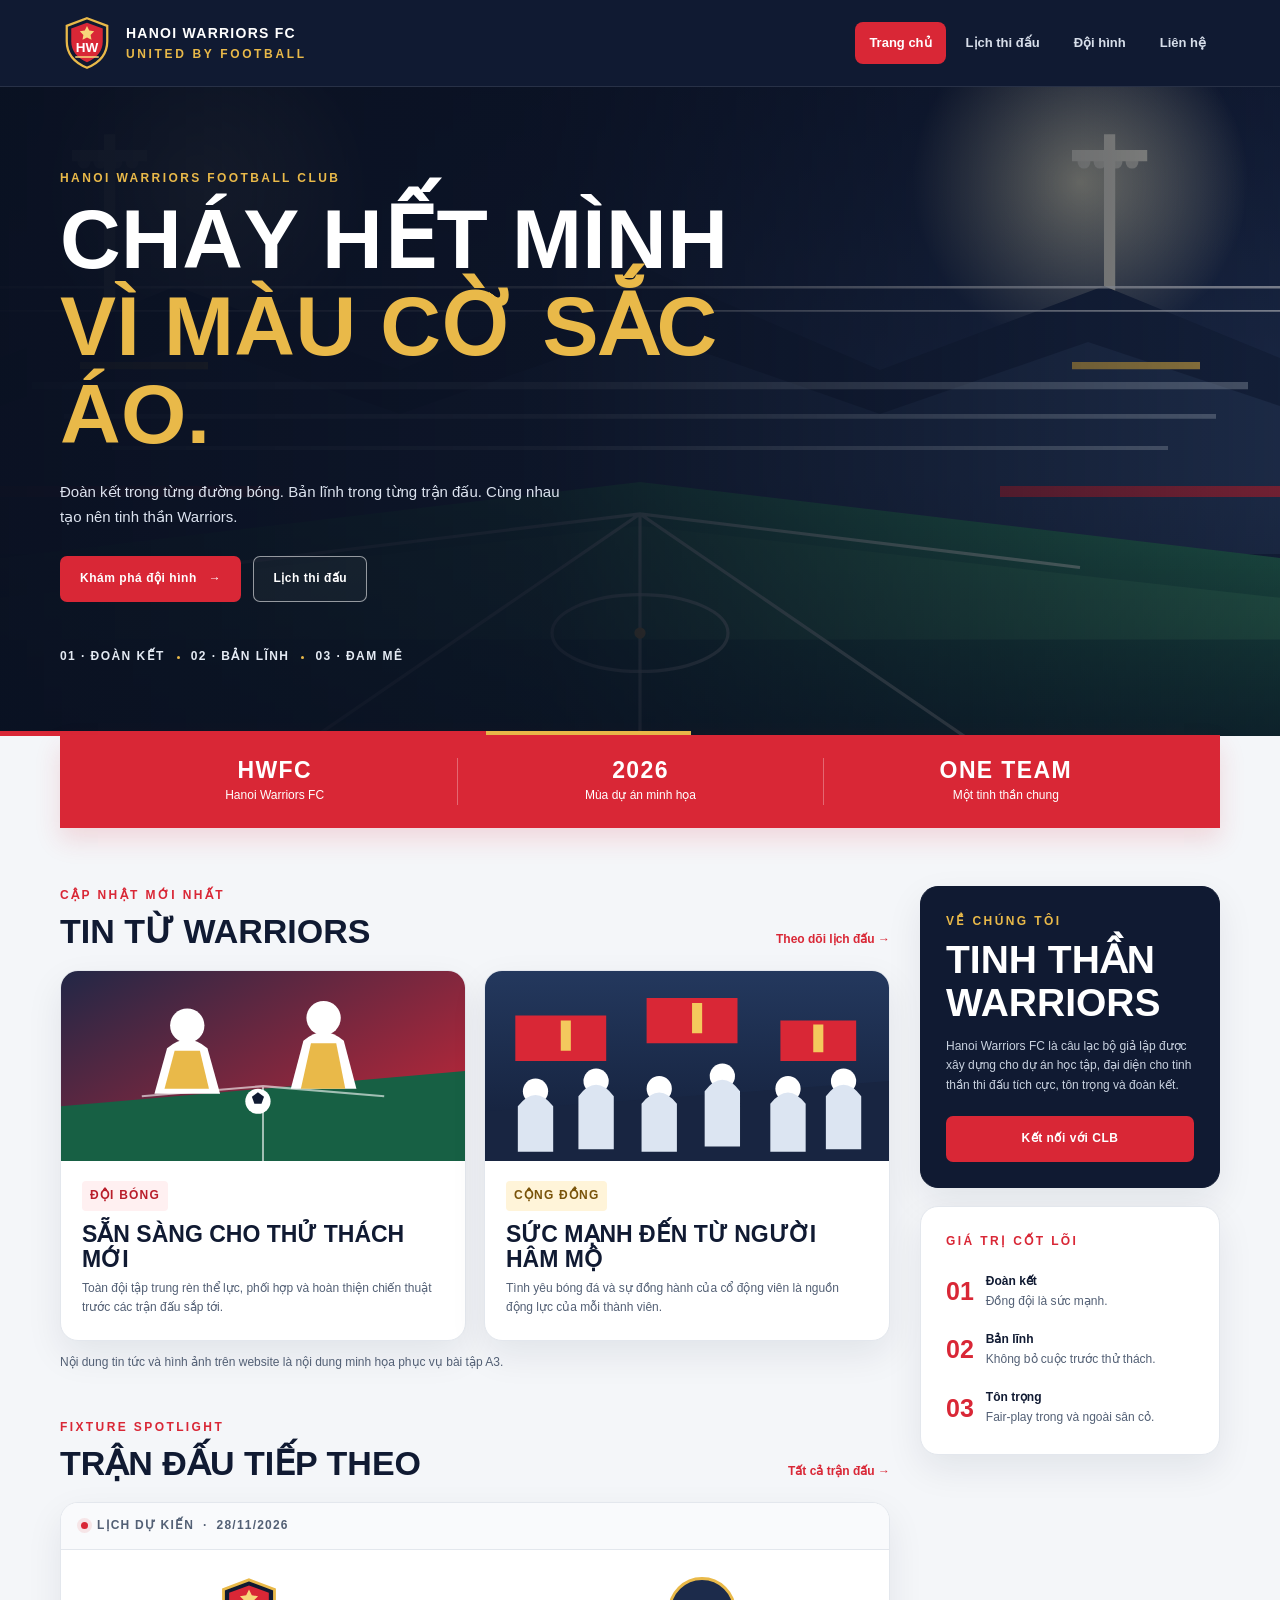
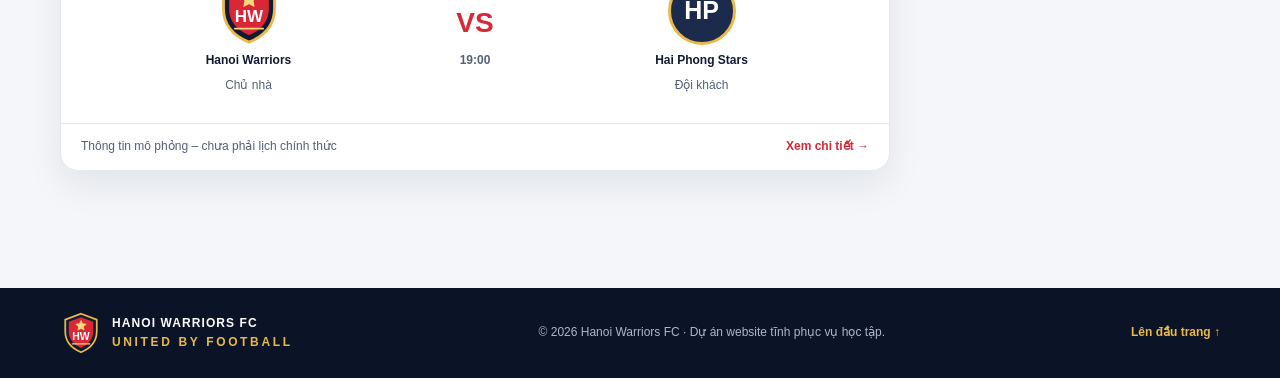
<file: index.html>
<!DOCTYPE html>
<html lang="vi">
 <head>
  <meta charset="utf-8"/>
  <meta content="width=device-width, initial-scale=1" name="viewport"/>
  <meta content="Website giới thiệu câu lạc bộ bóng đá Hanoi Warriors FC – dự án học tập HTML5 và CSS3." name="description"/>
  <meta content="#101a32" name="theme-color"/>
  <title>
   Hanoi Warriors FC | Trang chủ
  </title>
  <link href="assets/images/club-logo.svg" rel="icon" type="image/svg+xml"/>
  <link href="style.css" rel="stylesheet"/>
 </head>
 <body>
  <a class="skip-link" href="#main">
   Bỏ qua điều hướng
  </a>
  <header class="site-header">
   <div class="container header-inner">
    <a aria-label="Hanoi Warriors FC - Trang chủ" class="brand" href="index.html">
     <img alt="Logo Hanoi Warriors FC" height="54" src="assets/images/club-logo.svg" width="54"/>
     <span class="brand-copy">
      <strong>
       HANOI WARRIORS FC
      </strong>
      <small>
       UNITED BY FOOTBALL
      </small>
     </span>
    </a>
    <nav aria-label="Điều hướng chính" class="main-nav">
     <a aria-current="page" class="active" href="index.html">
      Trang chủ
     </a>
     <a href="schedule.html">
      Lịch thi đấu
     </a>
     <a href="squad.html">
      Đội hình
     </a>
     <a href="contact.html">
      Liên hệ
     </a>
    </nav>
   </div>
  </header>
  <main id="main">
   <section class="hero">
    <div aria-hidden="true" class="hero-image">
    </div>
    <div class="container hero-content">
     <p class="eyebrow eyebrow-light">
      HANOI WARRIORS FOOTBALL CLUB
     </p>
     <h1>
      Cháy hết mình
      <br/>
      <span>
       vì màu cờ sắc áo.
      </span>
     </h1>
     <p class="hero-lead">
      Đoàn kết trong từng đường bóng. Bản lĩnh trong từng trận đấu. Cùng nhau tạo nên tinh thần Warriors.
     </p>
     <div class="button-row">
      <a class="button button-primary" href="squad.html">
       Khám phá đội hình
       <span aria-hidden="true">
        →
       </span>
      </a>
      <a class="button button-ghost" href="schedule.html">
       Lịch thi đấu
      </a>
     </div>
     <div aria-label="Giá trị câu lạc bộ" class="hero-tags">
      <span>
       01 · Đoàn kết
      </span>
      <span>
       02 · Bản lĩnh
      </span>
      <span>
       03 · Đam mê
      </span>
     </div>
    </div>
    <div aria-hidden="true" class="hero-bottomline">
    </div>
   </section>
   <section aria-label="Thông tin câu lạc bộ" class="container stats-strip">
    <div>
     <strong>
      HWFC
     </strong>
     <span>
      Hanoi Warriors FC
     </span>
    </div>
    <div>
     <strong>
      2026
     </strong>
     <span>
      Mùa dự án minh họa
     </span>
    </div>
    <div>
     <strong>
      ONE TEAM
     </strong>
     <span>
      Một tinh thần chung
     </span>
    </div>
   </section>
   <div class="container content-layout">
    <div class="main-column">
     <section class="section-block">
      <div class="section-heading">
       <div>
        <p class="eyebrow">
         CẬP NHẬT MỚI NHẤT
        </p>
        <h2>
         Tin từ Warriors
        </h2>
       </div>
       <a class="text-link" href="schedule.html">
        Theo dõi lịch đấu
        <span aria-hidden="true">
         →
        </span>
       </a>
      </div>
      <div class="news-grid">
       <article class="news-card">
        <img alt="Minh họa các cầu thủ tập luyện trên sân" loading="lazy" src="assets/images/news-training.svg"/>
        <div class="news-copy">
         <span class="tag">
          ĐỘI BÓNG
         </span>
         <h3>
          Sẵn sàng cho thử thách mới
         </h3>
         <p>
          Toàn đội tập trung rèn thể lực, phối hợp và hoàn thiện chiến thuật trước các trận đấu sắp tới.
         </p>
        </div>
       </article>
       <article class="news-card">
        <img alt="Minh họa cổ động viên trên khán đài" loading="lazy" src="assets/images/news-fans.svg"/>
        <div class="news-copy">
         <span class="tag tag-gold">
          CỘNG ĐỒNG
         </span>
         <h3>
          Sức mạnh đến từ người hâm mộ
         </h3>
         <p>
          Tình yêu bóng đá và sự đồng hành của cổ động viên là nguồn động lực của mỗi thành viên.
         </p>
        </div>
       </article>
      </div>
      <p class="data-disclaimer">
       Nội dung tin tức và hình ảnh trên website là nội dung minh họa phục vụ bài tập A3.
      </p>
     </section>
     <section class="section-block">
      <div class="section-heading">
       <div>
        <p class="eyebrow">
         FIXTURE SPOTLIGHT
        </p>
        <h2>
         Trận đấu tiếp theo
        </h2>
       </div>
       <a class="text-link" href="schedule.html">
        Tất cả trận đấu →
       </a>
      </div>
      <article class="match-feature">
       <div class="match-meta">
        <span class="live-dot">
        </span>
        LỊCH DỰ KIẾN
        <span>
         ·
        </span>
        28/11/2026
       </div>
       <div class="match-teams">
        <div class="match-team">
         <img alt="" height="68" src="assets/images/club-logo.svg" width="68"/>
         <strong>
          Hanoi Warriors
         </strong>
         <small>
          Chủ nhà
         </small>
        </div>
        <div class="match-vs">
         <strong>
          VS
         </strong>
         <span>
          19:00
         </span>
        </div>
        <div class="match-team">
         <div aria-hidden="true" class="opponent-crest">
          HP
         </div>
         <strong>
          Hai Phong Stars
         </strong>
         <small>
          Đội khách
         </small>
        </div>
       </div>
       <div class="match-footer">
        <span>
         Thông tin mô phỏng – chưa phải lịch chính thức
        </span>
        <a href="schedule.html">
         Xem chi tiết
         <span aria-hidden="true">
          →
         </span>
        </a>
       </div>
      </article>
     </section>
    </div>
    <aside class="sidebar">
     <section class="sidebar-card sidebar-dark">
      <p class="eyebrow eyebrow-light">
       VỀ CHÚNG TÔI
      </p>
      <h2>
       Tinh thần
       <br/>
       Warriors
      </h2>
      <p>
       Hanoi Warriors FC là câu lạc bộ giả lập được xây dựng cho dự án học tập, đại diện cho tinh thần thi đấu tích cực, tôn trọng và đoàn kết.
      </p>
      <a class="button button-primary button-wide" href="contact.html">
       Kết nối với CLB
      </a>
     </section>
     <section class="sidebar-card">
      <p class="eyebrow">
       GIÁ TRỊ CỐT LÕI
      </p>
      <ul class="value-list">
       <li>
        <span>
         01
        </span>
        <div>
         <strong>
          Đoàn kết
         </strong>
         <small>
          Đồng đội là sức mạnh.
         </small>
        </div>
       </li>
       <li>
        <span>
         02
        </span>
        <div>
         <strong>
          Bản lĩnh
         </strong>
         <small>
          Không bỏ cuộc trước thử thách.
         </small>
        </div>
       </li>
       <li>
        <span>
         03
        </span>
        <div>
         <strong>
          Tôn trọng
         </strong>
         <small>
          Fair-play trong và ngoài sân cỏ.
         </small>
        </div>
       </li>
      </ul>
     </section>
    </aside>
   </div>
  </main>
  <footer class="site-footer">
   <div class="container footer-inner">
    <div class="footer-brand">
     <img alt="" height="42" src="assets/images/club-logo.svg" width="42"/>
     <div>
      <strong>
       HANOI WARRIORS FC
      </strong>
      <small>
       UNITED BY FOOTBALL
      </small>
     </div>
    </div>
    <p>
     © 2026 Hanoi Warriors FC · Dự án website tĩnh phục vụ học tập.
    </p>
    <a href="#main">
     Lên đầu trang ↑
    </a>
   </div>
  </footer>
 </body>
</html>
</file>
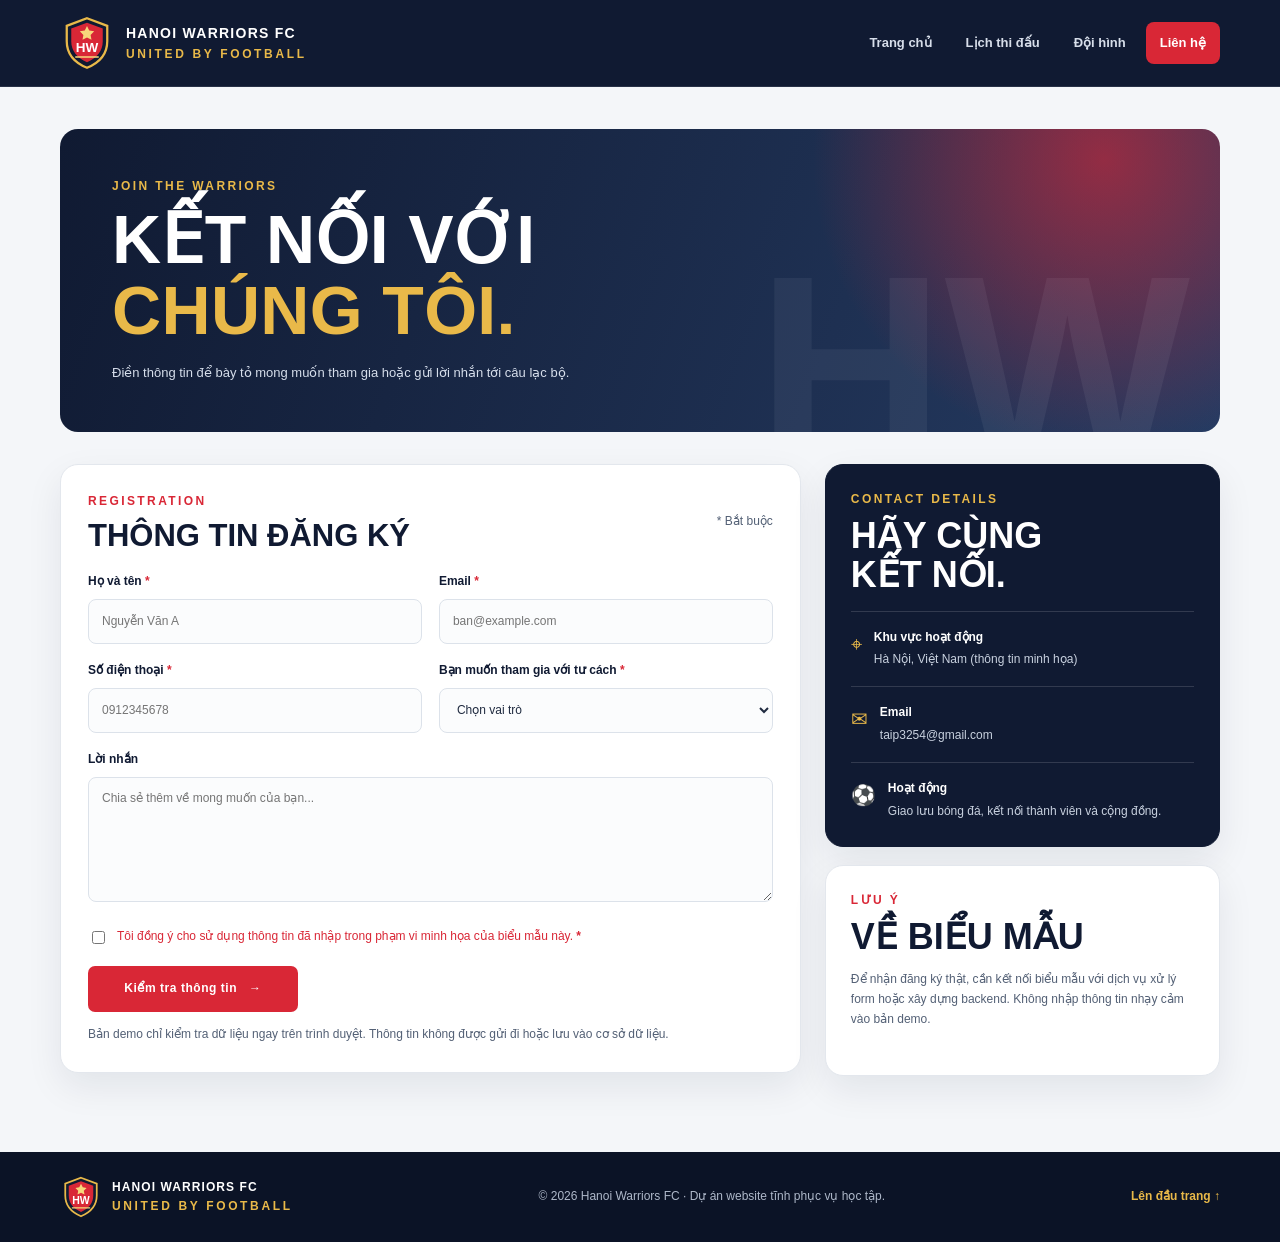
<file: contact.html>
<!DOCTYPE html>
<html lang="vi">
 <head>
  <meta charset="utf-8"/>
  <meta content="width=device-width, initial-scale=1" name="viewport"/>
  <meta content="Biểu mẫu đăng ký tham gia và liên hệ Hanoi Warriors FC." name="description"/>
  <meta content="#101a32" name="theme-color"/>
  <title>
   Hanoi Warriors FC | Liên hệ
  </title>
  <link href="assets/images/club-logo.svg" rel="icon" type="image/svg+xml"/>
  <link href="style.css" rel="stylesheet"/>
  <script defer="" src="script.js">
  </script>
 </head>
 <body>
  <a class="skip-link" href="#main">
   Bỏ qua điều hướng
  </a>
  <header class="site-header">
   <div class="container header-inner">
    <a aria-label="Hanoi Warriors FC - Trang chủ" class="brand" href="index.html">
     <img alt="Logo Hanoi Warriors FC" height="54" src="assets/images/club-logo.svg" width="54"/>
     <span class="brand-copy">
      <strong>
       HANOI WARRIORS FC
      </strong>
      <small>
       UNITED BY FOOTBALL
      </small>
     </span>
    </a>
    <nav aria-label="Điều hướng chính" class="main-nav">
     <a href="index.html">
      Trang chủ
     </a>
     <a href="schedule.html">
      Lịch thi đấu
     </a>
     <a href="squad.html">
      Đội hình
     </a>
     <a aria-current="page" class="active" href="contact.html">
      Liên hệ
     </a>
    </nav>
   </div>
  </header>
  <main class="container inner-page" id="main">
   <section class="page-banner">
    <p class="eyebrow eyebrow-light">
     JOIN THE WARRIORS
    </p>
    <h1>
     Kết nối với
     <br/>
     <span>
      chúng tôi.
     </span>
    </h1>
    <p>
     Điền thông tin để bày tỏ mong muốn tham gia hoặc gửi lời nhắn tới câu lạc bộ.
    </p>
   </section>
   <div class="contact-layout">
    <section class="panel form-panel">
     <div class="section-heading">
      <div>
       <p class="eyebrow">
        REGISTRATION
       </p>
       <h2>
        Thông tin đăng ký
       </h2>
      </div>
      <span class="required-note">
       * Bắt buộc
      </span>
     </div>
     <form id="contact-form">
      <div class="form-grid">
       <div class="form-field">
        <label for="fullname">
         Họ và tên
         <span>
          *
         </span>
        </label>
        <input autocomplete="name" id="fullname" maxlength="80" minlength="3" name="fullname" placeholder="Nguyễn Văn A" required="" type="text"/>
       </div>
       <div class="form-field">
        <label for="email">
         Email
         <span>
          *
         </span>
        </label>
        <input autocomplete="email" id="email" name="email" placeholder="ban@example.com" required="" type="email"/>
       </div>
       <div class="form-field">
        <label for="phone">
         Số điện thoại
         <span>
          *
         </span>
        </label>
        <input autocomplete="tel" id="phone" inputmode="numeric" name="phone" pattern="[0-9]{10,11}" placeholder="0912345678" required="" title="Nhập số điện thoại gồm 10 đến 11 chữ số" type="tel"/>
       </div>
       <div class="form-field">
        <label for="role">
         Bạn muốn tham gia với tư cách
         <span>
          *
         </span>
        </label>
        <select id="role" name="role" required="">
         <option value="">
          Chọn vai trò
         </option>
         <option value="player">
          Cầu thủ
         </option>
         <option value="fan">
          Cổ động viên
         </option>
         <option value="member">
          Hội viên
         </option>
         <option value="partner">
          Đối tác / Tài trợ
         </option>
         <option value="other">
          Khác
         </option>
        </select>
       </div>
       <div class="form-field form-field-full">
        <label for="message">
         Lời nhắn
        </label>
        <textarea id="message" maxlength="1000" name="message" placeholder="Chia sẻ thêm về mong muốn của bạn..." rows="5"></textarea>
       </div>
       <div class="form-field form-field-full">
        <label class="consent-label">
         <input id="consent" name="consent" required="" type="checkbox"/>
         <span>
          Tôi đồng ý cho sử dụng thông tin đã nhập trong phạm vi minh họa của biểu mẫu này.
          <b>
           *
          </b>
         </span>
        </label>
       </div>
      </div>
      <button class="button button-primary submit-button" type="submit">
       Kiểm tra thông tin
       <span aria-hidden="true">
        →
       </span>
      </button>
      <p class="form-help">
       Bản demo chỉ kiểm tra dữ liệu ngay trên trình duyệt. Thông tin không được gửi đi hoặc lưu vào cơ sở dữ liệu.
      </p>
      <div aria-live="polite" class="form-result" hidden="" id="form-result" role="status">
      </div>
     </form>
    </section>
    <aside class="contact-aside">
     <section class="sidebar-card sidebar-dark">
      <p class="eyebrow eyebrow-light">
       CONTACT DETAILS
      </p>
      <h2>
       Hãy cùng
       <br/>
       kết nối.
      </h2>
      <div class="contact-detail">
       <span aria-hidden="true">
        ⌖
       </span>
       <div>
        <strong>
         Khu vực hoạt động
        </strong>
        <p>
         Hà Nội, Việt Nam (thông tin minh họa)
        </p>
       </div>
      </div>
      <div class="contact-detail">
       <span aria-hidden="true">
        ✉
       </span>
       <div>
        <strong>
         Email
        </strong>
        <p>
         taip3254@gmail.com
        </p>
       </div>
      </div>
      <div class="contact-detail">
       <span aria-hidden="true">
        ⚽
       </span>
       <div>
        <strong>
         Hoạt động
        </strong>
        <p>
         Giao lưu bóng đá, kết nối thành viên và cộng đồng.
        </p>
       </div>
      </div>
     </section>
     <section class="sidebar-card">
      <p class="eyebrow">
       LƯU Ý
      </p>
      <h2>
       Về biểu mẫu
      </h2>
      <p>
       Để nhận đăng ký thật, cần kết nối biểu mẫu với dịch vụ xử lý form hoặc xây dựng backend. Không nhập thông tin nhạy cảm vào bản demo.
      </p>
     </section>
    </aside>
   </div>
  </main>
  <footer class="site-footer">
   <div class="container footer-inner">
    <div class="footer-brand">
     <img alt="" height="42" src="assets/images/club-logo.svg" width="42"/>
     <div>
      <strong>
       HANOI WARRIORS FC
      </strong>
      <small>
       UNITED BY FOOTBALL
      </small>
     </div>
    </div>
    <p>
     © 2026 Hanoi Warriors FC · Dự án website tĩnh phục vụ học tập.
    </p>
    <a href="#main">
     Lên đầu trang ↑
    </a>
   </div>
  </footer>
 </body>
</html>
</file>
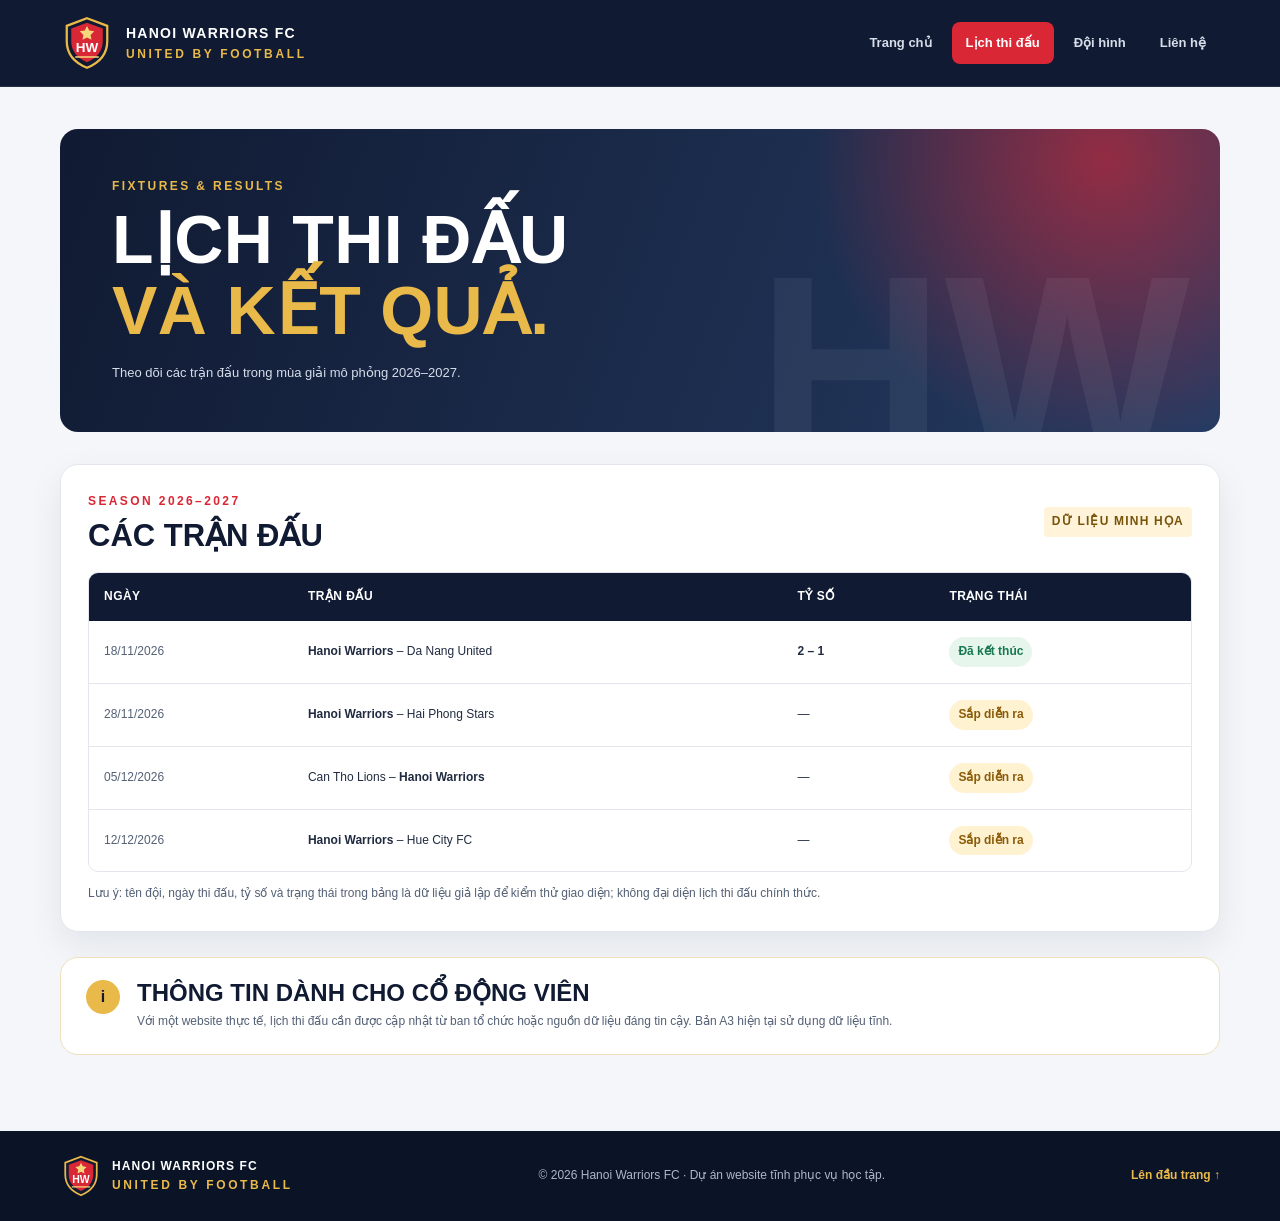
<file: schedule.html>
<!DOCTYPE html>
<html lang="vi">
 <head>
  <meta charset="utf-8"/>
  <meta content="width=device-width, initial-scale=1" name="viewport"/>
  <meta content="Lịch thi đấu và kết quả minh họa của Hanoi Warriors FC." name="description"/>
  <meta content="#101a32" name="theme-color"/>
  <title>
   Hanoi Warriors FC | Lịch thi đấu
  </title>
  <link href="assets/images/club-logo.svg" rel="icon" type="image/svg+xml"/>
  <link href="style.css" rel="stylesheet"/>
 </head>
 <body>
  <a class="skip-link" href="#main">
   Bỏ qua điều hướng
  </a>
  <header class="site-header">
   <div class="container header-inner">
    <a aria-label="Hanoi Warriors FC - Trang chủ" class="brand" href="index.html">
     <img alt="Logo Hanoi Warriors FC" height="54" src="assets/images/club-logo.svg" width="54"/>
     <span class="brand-copy">
      <strong>
       HANOI WARRIORS FC
      </strong>
      <small>
       UNITED BY FOOTBALL
      </small>
     </span>
    </a>
    <nav aria-label="Điều hướng chính" class="main-nav">
     <a href="index.html">
      Trang chủ
     </a>
     <a aria-current="page" class="active" href="schedule.html">
      Lịch thi đấu
     </a>
     <a href="squad.html">
      Đội hình
     </a>
     <a href="contact.html">
      Liên hệ
     </a>
    </nav>
   </div>
  </header>
  <main class="container inner-page" id="main">
   <section class="page-banner">
    <p class="eyebrow eyebrow-light">
     FIXTURES &amp; RESULTS
    </p>
    <h1>
     Lịch thi đấu
     <br/>
     <span>
      và kết quả.
     </span>
    </h1>
    <p>
     Theo dõi các trận đấu trong mùa giải mô phỏng 2026–2027.
    </p>
   </section>
   <section class="panel section-panel">
    <div class="section-heading">
     <div>
      <p class="eyebrow">
       SEASON 2026–2027
      </p>
      <h2>
       Các trận đấu
      </h2>
     </div>
     <span class="tag tag-gold">
      DỮ LIỆU MINH HỌA
     </span>
    </div>
    <div aria-label="Bảng lịch thi đấu, có thể cuộn ngang trên màn hình nhỏ" class="table-scroll" tabindex="0">
     <table class="schedule-table">
      <thead>
       <tr>
        <th scope="col">
         Ngày
        </th>
        <th scope="col">
         Trận đấu
        </th>
        <th scope="col">
         Tỷ số
        </th>
        <th scope="col">
         Trạng thái
        </th>
       </tr>
      </thead>
      <tbody>
       <tr>
        <td>
         18/11/2026
        </td>
        <td>
         <strong>
          Hanoi Warriors
         </strong>
         – Da Nang United
        </td>
        <td>
         <strong>
          2 – 1
         </strong>
        </td>
        <td>
         <span class="status status-done">
          Đã kết thúc
         </span>
        </td>
       </tr>
       <tr>
        <td>
         28/11/2026
        </td>
        <td>
         <strong>
          Hanoi Warriors
         </strong>
         – Hai Phong Stars
        </td>
        <td>
         —
        </td>
        <td>
         <span class="status status-next">
          Sắp diễn ra
         </span>
        </td>
       </tr>
       <tr>
        <td>
         05/12/2026
        </td>
        <td>
         Can Tho Lions –
         <strong>
          Hanoi Warriors
         </strong>
        </td>
        <td>
         —
        </td>
        <td>
         <span class="status status-next">
          Sắp diễn ra
         </span>
        </td>
       </tr>
       <tr>
        <td>
         12/12/2026
        </td>
        <td>
         <strong>
          Hanoi Warriors
         </strong>
         – Hue City FC
        </td>
        <td>
         —
        </td>
        <td>
         <span class="status status-next">
          Sắp diễn ra
         </span>
        </td>
       </tr>
      </tbody>
     </table>
    </div>
    <p class="data-disclaimer">
     Lưu ý: tên đội, ngày thi đấu, tỷ số và trạng thái trong bảng là dữ liệu giả lập để kiểm thử giao diện; không đại diện lịch thi đấu chính thức.
    </p>
   </section>
   <section class="notice-panel">
    <div aria-hidden="true" class="notice-icon">
     i
    </div>
    <div>
     <h2>
      Thông tin dành cho cổ động viên
     </h2>
     <p>
      Với một website thực tế, lịch thi đấu cần được cập nhật từ ban tổ chức hoặc nguồn dữ liệu đáng tin cậy. Bản A3 hiện tại sử dụng dữ liệu tĩnh.
     </p>
    </div>
   </section>
  </main>
  <footer class="site-footer">
   <div class="container footer-inner">
    <div class="footer-brand">
     <img alt="" height="42" src="assets/images/club-logo.svg" width="42"/>
     <div>
      <strong>
       HANOI WARRIORS FC
      </strong>
      <small>
       UNITED BY FOOTBALL
      </small>
     </div>
    </div>
    <p>
     © 2026 Hanoi Warriors FC · Dự án website tĩnh phục vụ học tập.
    </p>
    <a href="#main">
     Lên đầu trang ↑
    </a>
   </div>
  </footer>
 </body>
</html>
</file>
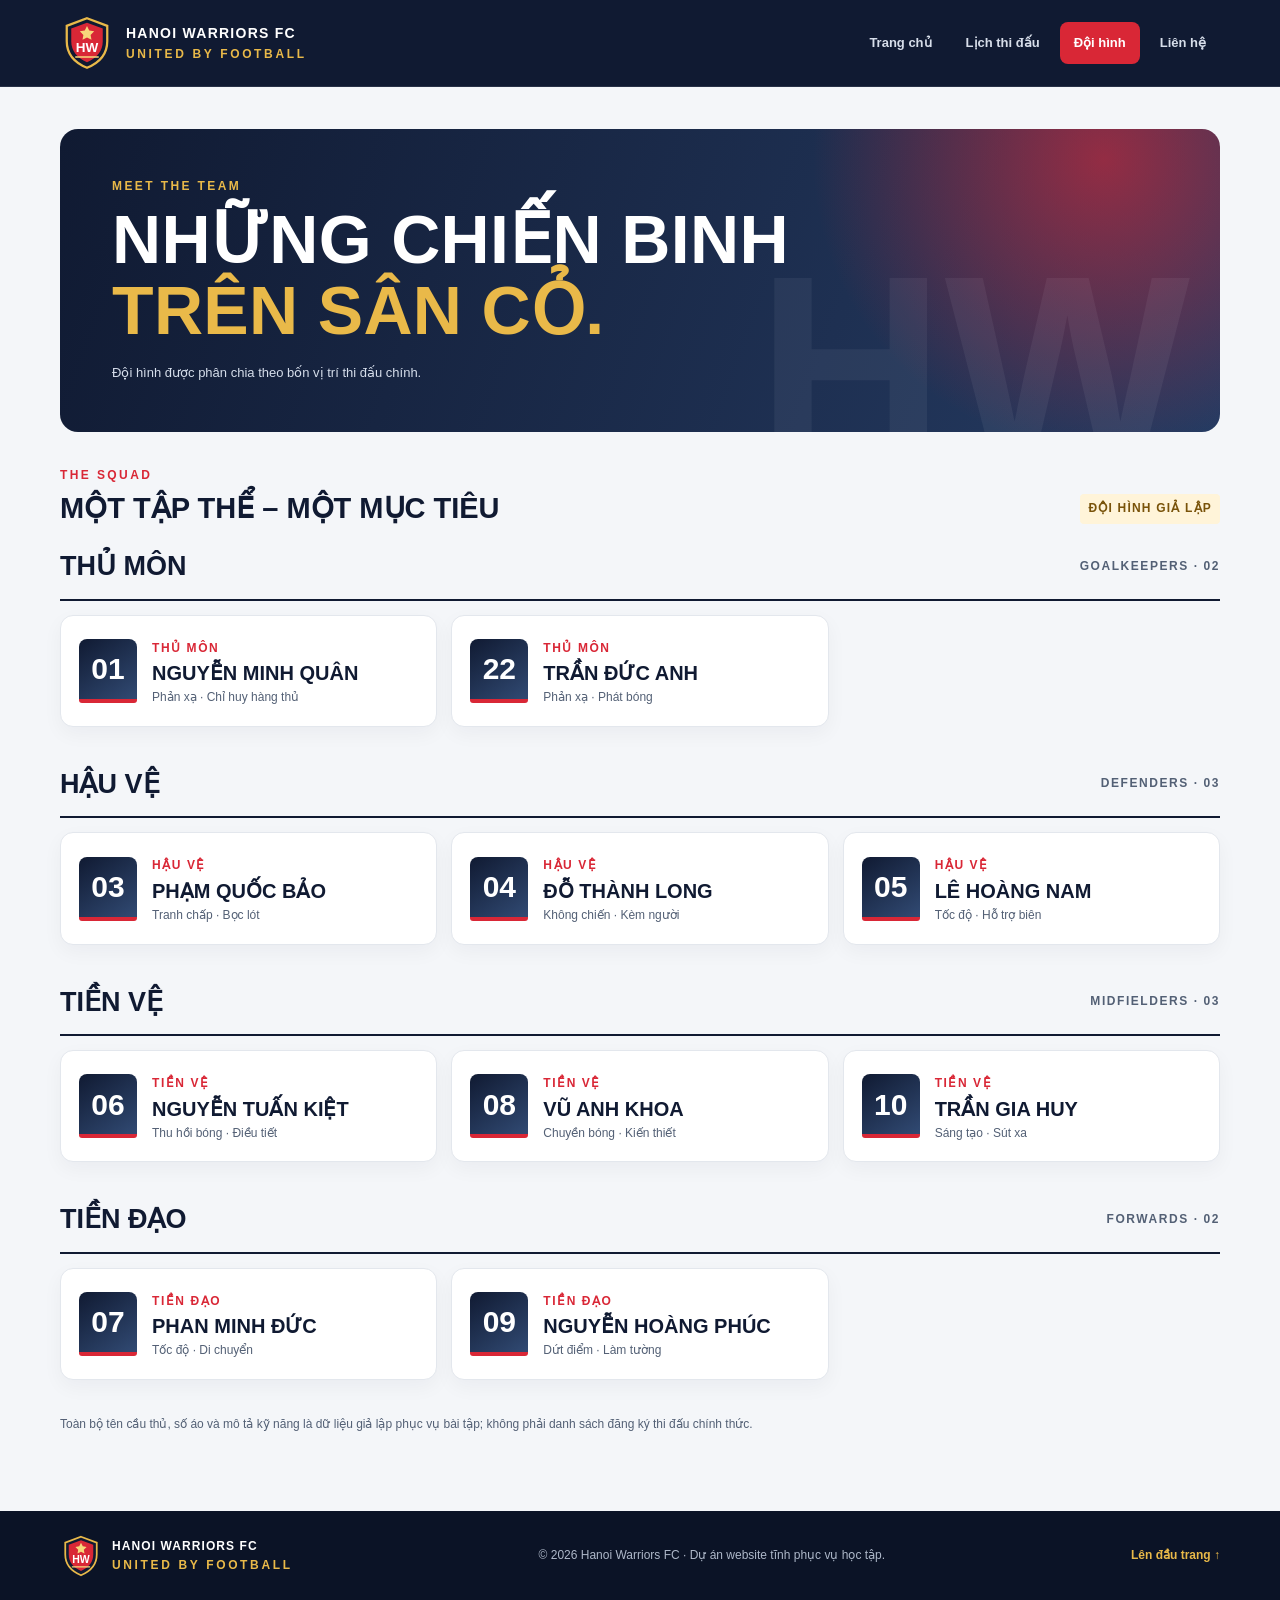
<file: squad.html>
<!DOCTYPE html>
<html lang="vi">
 <head>
  <meta charset="utf-8"/>
  <meta content="width=device-width, initial-scale=1" name="viewport"/>
  <meta content="Đội hình cầu thủ minh họa của Hanoi Warriors FC, phân chia theo vị trí thi đấu." name="description"/>
  <meta content="#101a32" name="theme-color"/>
  <title>
   Hanoi Warriors FC | Đội hình
  </title>
  <link href="assets/images/club-logo.svg" rel="icon" type="image/svg+xml"/>
  <link href="style.css" rel="stylesheet"/>
 </head>
 <body>
  <a class="skip-link" href="#main">
   Bỏ qua điều hướng
  </a>
  <header class="site-header">
   <div class="container header-inner">
    <a aria-label="Hanoi Warriors FC - Trang chủ" class="brand" href="index.html">
     <img alt="Logo Hanoi Warriors FC" height="54" src="assets/images/club-logo.svg" width="54"/>
     <span class="brand-copy">
      <strong>
       HANOI WARRIORS FC
      </strong>
      <small>
       UNITED BY FOOTBALL
      </small>
     </span>
    </a>
    <nav aria-label="Điều hướng chính" class="main-nav">
     <a href="index.html">
      Trang chủ
     </a>
     <a href="schedule.html">
      Lịch thi đấu
     </a>
     <a aria-current="page" class="active" href="squad.html">
      Đội hình
     </a>
     <a href="contact.html">
      Liên hệ
     </a>
    </nav>
   </div>
  </header>
  <main class="container inner-page" id="main">
   <section class="page-banner">
    <p class="eyebrow eyebrow-light">
     MEET THE TEAM
    </p>
    <h1>
     Những chiến binh
     <br/>
     <span>
      trên sân cỏ.
     </span>
    </h1>
    <p>
     Đội hình được phân chia theo bốn vị trí thi đấu chính.
    </p>
   </section>
   <div class="squad-intro">
    <div>
     <p class="eyebrow">
      THE SQUAD
     </p>
     <h2>
      Một tập thể – Một mục tiêu
     </h2>
    </div>
    <span class="tag tag-gold">
     ĐỘI HÌNH GIẢ LẬP
    </span>
   </div>
   <section class="squad-section">
    <div class="position-heading">
     <h2>
      Thủ môn
     </h2>
     <span>
      GOALKEEPERS · 02
     </span>
    </div>
    <div class="player-grid">
     <article class="player-card">
      <div class="player-number">
       01
      </div>
      <div class="player-info">
       <span class="player-role">
        THỦ MÔN
       </span>
       <h3>
        Nguyễn Minh Quân
       </h3>
       <p>
        Phản xạ · Chỉ huy hàng thủ
       </p>
      </div>
     </article>
     <article class="player-card">
      <div class="player-number">
       22
      </div>
      <div class="player-info">
       <span class="player-role">
        THỦ MÔN
       </span>
       <h3>
        Trần Đức Anh
       </h3>
       <p>
        Phản xạ · Phát bóng
       </p>
      </div>
     </article>
    </div>
   </section>
   <section class="squad-section">
    <div class="position-heading">
     <h2>
      Hậu vệ
     </h2>
     <span>
      DEFENDERS · 03
     </span>
    </div>
    <div class="player-grid">
     <article class="player-card">
      <div class="player-number">
       03
      </div>
      <div class="player-info">
       <span class="player-role">
        HẬU VỆ
       </span>
       <h3>
        Phạm Quốc Bảo
       </h3>
       <p>
        Tranh chấp · Bọc lót
       </p>
      </div>
     </article>
     <article class="player-card">
      <div class="player-number">
       04
      </div>
      <div class="player-info">
       <span class="player-role">
        HẬU VỆ
       </span>
       <h3>
        Đỗ Thành Long
       </h3>
       <p>
        Không chiến · Kèm người
       </p>
      </div>
     </article>
     <article class="player-card">
      <div class="player-number">
       05
      </div>
      <div class="player-info">
       <span class="player-role">
        HẬU VỆ
       </span>
       <h3>
        Lê Hoàng Nam
       </h3>
       <p>
        Tốc độ · Hỗ trợ biên
       </p>
      </div>
     </article>
    </div>
   </section>
   <section class="squad-section">
    <div class="position-heading">
     <h2>
      Tiền vệ
     </h2>
     <span>
      MIDFIELDERS · 03
     </span>
    </div>
    <div class="player-grid">
     <article class="player-card">
      <div class="player-number">
       06
      </div>
      <div class="player-info">
       <span class="player-role">
        TIỀN VỆ
       </span>
       <h3>
        Nguyễn Tuấn Kiệt
       </h3>
       <p>
        Thu hồi bóng · Điều tiết
       </p>
      </div>
     </article>
     <article class="player-card">
      <div class="player-number">
       08
      </div>
      <div class="player-info">
       <span class="player-role">
        TIỀN VỆ
       </span>
       <h3>
        Vũ Anh Khoa
       </h3>
       <p>
        Chuyền bóng · Kiến thiết
       </p>
      </div>
     </article>
     <article class="player-card">
      <div class="player-number">
       10
      </div>
      <div class="player-info">
       <span class="player-role">
        TIỀN VỆ
       </span>
       <h3>
        Trần Gia Huy
       </h3>
       <p>
        Sáng tạo · Sút xa
       </p>
      </div>
     </article>
    </div>
   </section>
   <section class="squad-section">
    <div class="position-heading">
     <h2>
      Tiền đạo
     </h2>
     <span>
      FORWARDS · 02
     </span>
    </div>
    <div class="player-grid">
     <article class="player-card">
      <div class="player-number">
       07
      </div>
      <div class="player-info">
       <span class="player-role">
        TIỀN ĐẠO
       </span>
       <h3>
        Phan Minh Đức
       </h3>
       <p>
        Tốc độ · Di chuyển
       </p>
      </div>
     </article>
     <article class="player-card">
      <div class="player-number">
       09
      </div>
      <div class="player-info">
       <span class="player-role">
        TIỀN ĐẠO
       </span>
       <h3>
        Nguyễn Hoàng Phúc
       </h3>
       <p>
        Dứt điểm · Làm tường
       </p>
      </div>
     </article>
    </div>
   </section>
   <p class="data-disclaimer">
    Toàn bộ tên cầu thủ, số áo và mô tả kỹ năng là dữ liệu giả lập phục vụ bài tập; không phải danh sách đăng ký thi đấu chính thức.
   </p>
  </main>
  <footer class="site-footer">
   <div class="container footer-inner">
    <div class="footer-brand">
     <img alt="" height="42" src="assets/images/club-logo.svg" width="42"/>
     <div>
      <strong>
       HANOI WARRIORS FC
      </strong>
      <small>
       UNITED BY FOOTBALL
      </small>
     </div>
    </div>
    <p>
     © 2026 Hanoi Warriors FC · Dự án website tĩnh phục vụ học tập.
    </p>
    <a href="#main">
     Lên đầu trang ↑
    </a>
   </div>
  </footer>
 </body>
</html>
</file>
<file: style.css>
:root {
  --navy: #101a32;
  --navy-2: #1c2b4b;
  --red: #d92736;
  --red-dark: #b91e2b;
  --gold: #e9b949;
  --paper: #f4f6f9;
  --white: #fff;
  --ink: #202b40;
  --muted: #536075;
  /* Tương phản 5,88:1 trên nền paper và 6,37:1 trên nền trắng. */
  --line: #e3e7ed;
  --radius: 18px;
  --shadow: 0 14px 36px rgba(16, 26, 50, .08);
  --display: Arial, Helvetica, sans-serif;
  /* Phông chữ hỗ trợ đầy đủ ký tự tiếng Việt. */
  --body: Arial, Helvetica, sans-serif;
}
* {
  box-sizing: border-box;
}
html {
  scroll-behavior: smooth;
}
body {
  margin: 0;
  color: var(--ink);
  background: var(--paper);
  font-family: var(--body);
  font-size: 16px;
  line-height: 1.65;
}
a {
  color: inherit;
  text-decoration: none;
}
img {
  max-width: 100%;
  display: block;
}
button, input, select, textarea {
  font: inherit;
}
.container {
  width: min(1160px, calc(100% - 44px));
  margin-inline: auto;
}
.skip-link {
  position: absolute;
  left: 12px;
  top: -60px;
  z-index: 100;
  padding: 10px 14px;
  color: var(--white);
  background: var(--red);
  border-radius: 8px;
}
.skip-link:focus {
  top: 12px;
}
/* Đầu trang và thanh điều hướng */
.site-header {
  position: relative;
  z-index: 5;
  background: var(--navy);
  color: var(--white);
  border-bottom: 1px solid rgba(255,255,255,.1);
}
.header-inner {
  min-height: 86px;
  display: flex;
  align-items: center;
  justify-content: space-between;
  gap: 26px;
  padding-block: 12px;
}
.brand {
  display: inline-flex;
  align-items: center;
  gap: 12px;
  flex: 0 0 auto;
}
.brand img {
  width: 54px;
  height: 54px;
}
.brand-copy {
  display: flex;
  flex-direction: column;
  line-height: 1.2;
}
.brand-copy strong, .footer-brand strong {
  font-size: 14px;
  font-weight: 800;
  letter-spacing: .09em;
}
.brand-copy small, .footer-brand small {
  margin-top: 5px;
  color: var(--gold);
  font-size: 12px;
  font-weight: 700;
  letter-spacing: .22em;
}
.main-nav {
  display: flex;
  justify-content: flex-end;
  align-items: center;
  flex-wrap: wrap;
  gap: 6px;
}
.main-nav a {
  padding: 10px 14px;
  color: #d7deea;
  border-radius: 8px;
  font-size: 13px;
  font-weight: 700;
  transition: background .2s ease, color .2s ease;
}
.main-nav a:hover, .main-nav a.active {
  color: var(--white);
  background: var(--red);
}
/* Banner giới thiệu */
.hero {
  position: relative;
  isolation: isolate;
  min-height: 550px;
  display: flex;
  align-items: center;
  overflow: hidden;
  color: var(--white);
  background: var(--navy);
}
.hero-image {
  position: absolute;
  inset: 0;
  z-index: -2;
  background: url('assets/images/hero-stadium.svg') center 55% / cover no-repeat;
  opacity: .74;
}
.hero::before {
  content: '';
  position: absolute;
  inset: 0;
  z-index: -1;
  background: linear-gradient(90deg, rgba(10,17,34,.98) 0%, rgba(10,17,34,.86) 43%, rgba(10,17,34,.22) 100%), linear-gradient(0deg, rgba(10,17,34,.45), transparent 40%);
}
.hero-content {
  padding-block: 82px 70px;
}
.eyebrow {
  margin: 0 0 9px;
  color: var(--red);
  font-size: 12px;
  font-weight: 800;
  letter-spacing: .2em;
  line-height: 1.5;
}
.eyebrow-light {
  color: var(--gold);
}
.hero h1, .page-banner h1 {
  max-width: 720px;
  margin: 0;
  font-family: var(--display);
  font-size: clamp(42px, 7vw, 84px);
  font-weight: 900;
  letter-spacing: .005em;
  line-height: 1.04;
  text-transform: uppercase;
}
.hero h1 span, .page-banner h1 span {
  color: var(--gold);
}
.hero-lead {
  max-width: 520px;
  margin: 22px 0 26px;
  color: #dce3ef;
  font-size: 15px;
}
.button-row {
  display: flex;
  flex-wrap: wrap;
  gap: 12px;
}
.button {
  min-height: 46px;
  display: inline-flex;
  align-items: center;
  justify-content: center;
  gap: 12px;
  padding: 12px 19px;
  border: 1px solid transparent;
  border-radius: 7px;
  cursor: pointer;
  font-size: 12px;
  font-weight: 800;
  letter-spacing: .045em;
  transition: transform .2s ease, background .2s ease, border-color .2s ease;
}
.button:hover {
  transform: translateY(-2px);
}
.button-primary {
  color: var(--white);
  background: var(--red);
}
.button-primary:hover {
  background: var(--red-dark);
}
.button-ghost {
  color: var(--white);
  border-color: rgba(255,255,255,.55);
  background: rgba(255,255,255,.04);
}
.button-ghost:hover {
  border-color: var(--gold);
  background: rgba(255,255,255,.1);
}
.hero-tags {
  display: flex;
  flex-wrap: wrap;
  gap: 26px;
  margin-top: 45px;
  color: #e4eaf3;
  font-size: 12px;
  font-weight: 800;
  letter-spacing: .12em;
  text-transform: uppercase;
}
.hero-tags span + span {
  position: relative;
}
.hero-tags span + span::before {
  content: '';
  position: absolute;
  left: -14px;
  top: 50%;
  width: 3px;
  height: 3px;
  border-radius: 50%;
  background: var(--gold);
}
.hero-bottomline {
  position: absolute;
  bottom: 0;
  left: 0;
  width: 100%;
  height: 5px;
  background: linear-gradient(90deg, var(--red) 0 38%, var(--gold) 38% 54%, transparent 54%);
}
/* Dải thông tin thống kê */
.stats-strip {
  position: relative;
  z-index: 2;
  display: grid;
  grid-template-columns: repeat(3, 1fr);
  margin-top: -1px;
  padding: 23px 32px;
  color: var(--white);
  background: var(--red);
  box-shadow: 0 12px 24px rgba(217,39,54,.15);
}
.stats-strip div {
  display: flex;
  flex-direction: column;
  align-items: center;
  gap: 2px;
  text-align: center;
}
.stats-strip div + div {
  border-left: 1px solid rgba(255,255,255,.3);
}
.stats-strip strong {
  font-family: var(--display);
  font-size: 23px;
  letter-spacing: .06em;
  line-height: 1.1;
}
.stats-strip span {
  color: #ffffff;
  font-size: 12px;
}
/* Nội dung chung và các thẻ */
/* minmax(0, 1fr) cho phép cột co lại, hạn chế tràn khung Grid. */
.content-layout {
  display: grid;
  grid-template-columns: minmax(0, 1fr) 300px;
  align-items: start;
  gap: 30px;
  padding-block: 58px 72px;
}
.main-column, .sidebar {
  min-width: 0;
}
.section-block {
  margin-bottom: 45px;
}
.section-heading {
  display: flex;
  align-items: end;
  justify-content: space-between;
  gap: 18px;
  margin-bottom: 20px;
}
.section-heading h2, .sidebar-card h2, .notice-panel h2, .squad-intro h2 {
  margin: 0;
  color: var(--navy);
  font-family: var(--display);
  font-size: 34px;
  font-weight: 800;
  line-height: 1.08;
  text-transform: uppercase;
}
.text-link {
  color: var(--red);
  font-size: 12px;
  font-weight: 800;
  white-space: nowrap;
}
.text-link:hover {
  color: var(--red-dark);
  text-decoration: underline;
  text-underline-offset: 4px;
}
.news-grid {
  display: grid;
  grid-template-columns: repeat(2, minmax(0, 1fr));
  gap: 18px;
}
.news-card {
  overflow: hidden;
  background: var(--white);
  border: 1px solid var(--line);
  border-radius: var(--radius);
  box-shadow: var(--shadow);
}
.news-card > img {
  width: 100%;
  height: 190px;
  object-fit: cover;
}
.news-copy {
  padding: 20px 21px 22px;
}
.tag {
  display: inline-flex;
  align-items: center;
  padding: 5px 8px;
  color: var(--red-dark);
  background: #fff0f1;
  border-radius: 4px;
  font-size: 12px;
  font-weight: 800;
  letter-spacing: .1em;
}
.tag-gold {
  color: #79530a;
  background: #fff4d9;
}
.news-copy h3 {
  margin: 11px 0 7px;
  color: var(--navy);
  font-family: var(--display);
  font-size: 23px;
  line-height: 1.08;
  text-transform: uppercase;
}
.news-copy p {
  margin: 0;
  color: var(--muted);
  font-size: 12px;
}
.data-disclaimer {
  margin: 12px 0 0;
  color: var(--muted);
  font-size: 12px;
}
/* Thông tin trận đấu nổi bật */
.match-feature {
  overflow: hidden;
  background: var(--white);
  border: 1px solid var(--line);
  border-radius: var(--radius);
  box-shadow: var(--shadow);
}
.match-meta {
  display: flex;
  align-items: center;
  gap: 9px;
  padding: 13px 20px;
  color: var(--muted);
  background: #f9fafc;
  border-bottom: 1px solid var(--line);
  font-size: 12px;
  font-weight: 800;
  letter-spacing: .1em;
}
.live-dot {
  width: 7px;
  height: 7px;
  border-radius: 50%;
  background: var(--red);
  box-shadow: 0 0 0 4px rgba(217,39,54,.1);
}
.match-teams {
  display: grid;
  grid-template-columns: 1fr 90px 1fr;
  align-items: center;
  gap: 14px;
  padding: 27px 20px;
  text-align: center;
}
.match-team {
  display: flex;
  flex-direction: column;
  align-items: center;
  gap: 6px;
}
.match-team > img, .opponent-crest {
  width: 68px;
  height: 68px;
  object-fit: contain;
}
.opponent-crest {
  display: grid;
  place-items: center;
  color: var(--white);
  background: var(--navy-2);
  border: 3px solid var(--gold);
  border-radius: 50%;
  font-family: var(--display);
  font-size: 25px;
  font-weight: 900;
}
.match-team strong {
  color: var(--navy);
  font-size: 12px;
}
.match-team small {
  color: var(--muted);
  font-size: 12px;
}
.match-vs strong {
  display: block;
  color: var(--red);
  font-family: var(--display);
  font-size: 28px;
}
.match-vs span {
  color: var(--muted);
  font-size: 12px;
  font-weight: 700;
}
.match-footer {
  display: flex;
  justify-content: space-between;
  gap: 16px;
  padding: 13px 20px;
  border-top: 1px solid var(--line);
  color: var(--muted);
  font-size: 12px;
}
.match-footer a {
  color: var(--red);
  font-weight: 800;
}
/* Cột thông tin phụ */
.sidebar {
  display: grid;
  gap: 18px;
}
.sidebar-card {
  padding: 25px;
  background: var(--white);
  border: 1px solid var(--line);
  border-radius: var(--radius);
  box-shadow: var(--shadow);
}
.sidebar-dark {
  color: var(--white);
  background: var(--navy);
  border-color: var(--navy);
}
.sidebar-dark h2 {
  color: var(--white);
  font-size: 39px;
}
.sidebar-card > p:not(.eyebrow) {
  margin: 13px 0 20px;
  color: var(--muted);
  font-size: 12px;
}
.sidebar-dark > p:not(.eyebrow) {
  color: #c8d1df;
}
.button-wide {
  width: 100%;
}
.value-list {
  display: grid;
  gap: 17px;
  margin: 21px 0 0;
  padding: 0;
  list-style: none;
}
.value-list li {
  display: flex;
  align-items: center;
  gap: 12px;
}
.value-list li > span {
  color: var(--red);
  font-family: var(--display);
  font-size: 25px;
  font-weight: 800;
}
.value-list li div {
  display: flex;
  flex-direction: column;
}
.value-list strong {
  color: var(--navy);
  font-size: 12px;
}
.value-list small {
  color: var(--muted);
  font-size: 12px;
}
/* Banner các trang con */
.inner-page {
  padding-block: 42px 76px;
}
.page-banner {
  position: relative;
  overflow: hidden;
  margin-bottom: 32px;
  padding: 48px 52px;
  color: var(--white);
  background: radial-gradient(circle at 90% 10%, rgba(217,39,54,.62), transparent 27%), linear-gradient(110deg, var(--navy), #253b62);
  border-radius: var(--radius);
}
.page-banner::after {
  content: 'HW';
  position: absolute;
  right: 30px;
  bottom: -65px;
  color: rgba(255,255,255,.055);
  font-family: var(--display);
  font-size: 260px;
  font-weight: 900;
  line-height: 1;
  pointer-events: none;
}
.page-banner h1 {
  position: relative;
  z-index: 1;
  font-size: clamp(40px, 6vw, 68px);
}
.page-banner > p:last-child {
  position: relative;
  z-index: 1;
  max-width: 540px;
  margin: 17px 0 0;
  color: #d6deeb;
  font-size: 13px;
}
.panel {
  padding: 27px;
  background: var(--white);
  border: 1px solid var(--line);
  border-radius: var(--radius);
  box-shadow: var(--shadow);
}
.section-panel {
  margin-bottom: 25px;
}
.section-panel .section-heading {
  align-items: center;
}
.section-panel .section-heading h2 {
  font-size: 31px;
}
/* Bảng lịch thi đấu */
/* Màn hình hẹp chỉ cuộn ngang trong vùng bảng, không kéo rộng toàn trang. */
.table-scroll {
  max-width: 100%;
  overflow-x: auto;
  border: 1px solid var(--line);
  border-radius: 10px;
}
.schedule-table {
  width: 100%;
  min-width: 660px;
  border-collapse: collapse;
  text-align: left;
}
.schedule-table th {
  padding: 14px 15px;
  color: var(--white);
  background: var(--navy);
  font-size: 12px;
  letter-spacing: .04em;
  text-transform: uppercase;
}
.schedule-table td {
  padding: 16px 15px;
  color: var(--ink);
  border-bottom: 1px solid var(--line);
  font-size: 12px;
}
.schedule-table tbody tr:last-child td {
  border-bottom: 0;
}
.schedule-table tbody tr:hover {
  background: #fafbfc;
}
.schedule-table td:first-child {
  color: var(--muted);
  white-space: nowrap;
}
.status {
  display: inline-flex;
  padding: 5px 9px;
  border-radius: 20px;
  font-size: 12px;
  font-weight: 800;
  white-space: nowrap;
}
.status-done {
  color: #18794e;
  background: #e6f6ed;
}
.status-next {
  color: #8b5b08;
  background: #fff2d1;
}
.notice-panel {
  display: flex;
  align-items: flex-start;
  gap: 17px;
  padding: 22px 25px;
  background: #fff;
  border: 1px solid #f0dfba;
  border-radius: var(--radius);
}
.notice-icon {
  flex: 0 0 34px;
  display: grid;
  place-items: center;
  width: 34px;
  height: 34px;
  color: var(--navy);
  background: var(--gold);
  border-radius: 50%;
  font-weight: 900;
}
.notice-panel h2 {
  font-size: 24px;
}
.notice-panel p {
  margin: 6px 0 0;
  color: var(--muted);
  font-size: 12px;
}
/* Đội hình cầu thủ */
.squad-intro {
  display: flex;
  justify-content: space-between;
  align-items: end;
  gap: 16px;
  margin: 34px 0 20px;
}
.squad-intro h2 {
  font-size: 29px;
}
.squad-section {
  margin-bottom: 35px;
}
.position-heading {
  display: flex;
  justify-content: space-between;
  align-items: center;
  gap: 15px;
  margin-bottom: 14px;
  padding-bottom: 10px;
  border-bottom: 2px solid var(--navy);
}
.position-heading h2 {
  margin: 0;
  color: var(--navy);
  font-family: var(--display);
  font-size: 27px;
  text-transform: uppercase;
}
.position-heading span {
  color: var(--muted);
  font-size: 12px;
  font-weight: 800;
  letter-spacing: .13em;
}
.player-grid {
  display: grid;
  grid-template-columns: repeat(3, minmax(0, 1fr));
  gap: 14px;
}
.player-card {
  display: flex;
  align-items: center;
  gap: 15px;
  min-width: 0;
  padding: 18px;
  background: var(--white);
  border: 1px solid var(--line);
  border-radius: 13px;
  box-shadow: 0 7px 20px rgba(16,26,50,.045);
}
.player-number {
  flex: 0 0 58px;
  display: grid;
  place-items: center;
  width: 58px;
  height: 64px;
  color: var(--white);
  background: linear-gradient(145deg, var(--navy), #314a73);
  border-bottom: 4px solid var(--red);
  border-radius: 8px 8px 3px 3px;
  font-family: var(--display);
  font-size: 30px;
  font-weight: 900;
}
.player-info {
  min-width: 0;
}
.player-role {
  color: var(--red);
  font-size: 12px;
  font-weight: 900;
  letter-spacing: .13em;
}
.player-info h3 {
  overflow-wrap: anywhere;
  margin: 3px 0 1px;
  color: var(--navy);
  font-family: var(--display);
  font-size: 20px;
  line-height: 1.05;
  text-transform: uppercase;
}
.player-info p {
  margin: 4px 0 0;
  color: var(--muted);
  font-size: 12px;
}
/* Biểu mẫu liên hệ */
.contact-layout {
  display: grid;
  grid-template-columns: minmax(0, 1.5fr) minmax(260px, .8fr);
  align-items: start;
  gap: 24px;
}
.form-panel .section-heading {
  align-items: center;
}
.form-panel .section-heading h2 {
  font-size: 31px;
}
.required-note {
  color: var(--muted);
  font-size: 12px;
}
.form-grid {
  display: grid;
  grid-template-columns: repeat(2, minmax(0, 1fr));
  gap: 17px;
}
.form-field {
  min-width: 0;
}
.form-field-full {
  grid-column: 1 / -1;
}
.form-field label:not(.consent-label) {
  display: block;
  margin-bottom: 7px;
  color: var(--navy);
  font-size: 12px;
  font-weight: 800;
}
.form-field label > span, .consent-label b {
  color: var(--red);
}
.form-field input:not([type=checkbox]), .form-field select, .form-field textarea {
  width: 100%;
  min-height: 45px;
  padding: 11px 13px;
  color: var(--ink);
  background: #fbfcfd;
  border: 1px solid #dce2ea;
  border-radius: 8px;
  outline: none;
  font-size: 12px;
  transition: border-color .2s, box-shadow .2s;
}
.form-field textarea {
  min-height: 125px;
  resize: vertical;
}
.form-field input:focus, .form-field select:focus, .form-field textarea:focus {
  border-color: var(--red);
  box-shadow: 0 0 0 3px rgba(217,39,54,.1);
}
.consent-label {
  display: flex;
  align-items: flex-start;
  gap: 9px;
  color: var(--muted);
  font-size: 12px;
}
.consent-label input {
  margin-top: 4px;
  accent-color: var(--red);
}
.submit-button {
  min-width: 210px;
  margin-top: 19px;
}
.form-help {
  margin: 13px 0 0;
  color: var(--muted);
  font-size: 12px;
}
.form-result {
  margin-top: 15px;
  padding: 13px 15px;
  border-radius: 8px;
  font-size: 12px;
}
.form-result-success {
  color: #155d3e;
  background: #e8f7ee;
  border: 1px solid #bde6cc;
}
.contact-aside {
  display: grid;
  gap: 18px;
}
.contact-aside .sidebar-card h2 {
  font-size: 36px;
}
.contact-detail {
  display: flex;
  gap: 12px;
  padding-top: 16px;
  margin-top: 16px;
  border-top: 1px solid rgba(255,255,255,.14);
}
.contact-detail > span {
  color: var(--gold);
  font-size: 20px;
}
.contact-detail strong {
  display: block;
  color: var(--white);
  font-size: 12px;
}
.contact-detail p {
  margin: 3px 0 0;
  color: #c8d1df;
  font-size: 12px;
}
/* Chân trang */
.site-footer {
  color: var(--white);
  background: #0b1326;
}
.footer-inner {
  display: flex;
  justify-content: space-between;
  align-items: center;
  gap: 22px;
  padding-block: 24px;
}
.footer-brand {
  display: flex;
  align-items: center;
  gap: 10px;
}
.footer-brand img {
  width: 42px;
  height: 42px;
}
.footer-brand div {
  display: flex;
  flex-direction: column;
  line-height: 1.2;
}
.footer-brand strong {
  font-size: 12px;
}
.footer-brand small {
  font-size: 12px;
}
.footer-inner > p {
  margin: 0;
  color: #aeb8c9;
  font-size: 12px;
}
.footer-inner > a {
  color: var(--gold);
  font-size: 12px;
  font-weight: 700;
  white-space: nowrap;
}
/* Ở 960px, giảm độ rộng cột phụ và số cột thẻ cầu thủ. */
@media (max-width: 960px) {
  .content-layout {
    grid-template-columns: minmax(0, 1fr) 260px;
    gap: 20px;
  }
  .player-grid {
    grid-template-columns: repeat(2, minmax(0, 1fr));
  }
  .player-card {
    padding: 14px;
  }
}
/* Ở 720px, xếp nội dung thành một cột và đưa menu xuống dưới logo. */
@media (max-width: 720px) {
  .container {
    width: min(100% - 30px, 560px);
  }
  .header-inner {
    flex-direction: column;
    align-items: center;
    gap: 10px;
    padding-block: 12px;
  }
  .brand img {
    width: 46px;
    height: 46px;
  }
  .brand-copy strong {
    font-size: 12px;
  }
  .main-nav {
    width: 100%;
    justify-content: center;
    gap: 3px;
  }
  .main-nav a {
    padding: 8px 10px;
    font-size: 12px;
  }
  .hero {
    min-height: 500px;
  }
  .hero::before {
    background: linear-gradient(90deg, rgba(10,17,34,.95), rgba(10,17,34,.58)), linear-gradient(0deg, rgba(10,17,34,.45), transparent 60%);
  }
  .hero-content {
    padding-block: 64px 55px;
  }
  .hero h1 {
    font-size: clamp(38px, 10vw, 58px);
  }
  .hero-lead {
    max-width: 440px;
    font-size: 12px;
  }
  .hero-tags {
    gap: 20px;
    margin-top: 32px;
    font-size: 12px;
  }
  .hero-tags span + span::before {
    left: -11px;
  }
  .stats-strip {
    width: 100%;
    padding: 18px 10px;
  }
  .stats-strip strong {
    font-size: 18px;
  }
  .stats-strip span {
    font-size: 12px;
  }
  .content-layout {
    grid-template-columns: 1fr;
    padding-block: 40px 52px;
  }
  .sidebar {
    grid-template-columns: repeat(2, minmax(0, 1fr));
  }
  .sidebar-card {
    padding: 20px;
  }
  .sidebar-dark h2 {
    font-size: 32px;
  }
  .section-heading h2 {
    font-size: 29px;
  }
  .news-card > img {
    height: 165px;
  }
  .inner-page {
    padding-block: 25px 55px;
  }
  .page-banner {
    padding: 35px 25px;
  }
  .page-banner h1 {
    font-size: clamp(38px, 10vw, 54px);
  }
  .page-banner::after {
    right: 4px;
    bottom: -35px;
    font-size: 170px;
  }
  .panel {
    padding: 20px;
  }
  .contact-layout {
    grid-template-columns: 1fr;
  }
  .footer-inner {
    flex-wrap: wrap;
  }
}
/* Ở 500px, xếp thẻ và trường biểu mẫu theo chiều dọc. */
@media (max-width: 500px) {
  .button {
    min-height: 43px;
    padding: 11px 14px;
    font-size: 12px;
  }
  .button-row {
    gap: 8px;
  }
  .stats-strip {
    grid-template-columns: repeat(3, minmax(0, 1fr));
  }
  .news-grid, .sidebar, .player-grid, .form-grid {
    grid-template-columns: 1fr;
  }
  .section-heading {
    align-items: flex-start;
    flex-direction: column;
    gap: 8px;
  }
  .news-card > img {
    height: 190px;
  }
  .match-teams {
    grid-template-columns: minmax(0, 1fr) 58px minmax(0, 1fr);
    gap: 5px;
    padding: 22px 10px;
  }
  .match-team > img, .opponent-crest {
    width: 54px;
    height: 54px;
  }
  .match-team strong {
    font-size: 12px;
  }
  .match-vs strong {
    font-size: 23px;
  }
  .match-footer {
    flex-direction: column;
    gap: 5px;
  }
  .squad-intro {
    align-items: flex-start;
    flex-direction: column;
  }
  .player-grid {
    gap: 10px;
  }
  .form-field-full {
    grid-column: auto;
  }
  .form-panel .section-heading {
    flex-direction: row;
    align-items: center;
  }
  .submit-button {
    width: 100%;
  }
  .footer-inner {
    flex-direction: column;
    align-items: flex-start;
  }
}
@media (prefers-reduced-motion: reduce) {
  html {
    scroll-behavior: auto;
  }
  *, *::before, *::after {
    transition-duration: .01ms !important;
    animation-duration: .01ms !important;
  }
}
:focus-visible {
  outline: 3px solid var(--gold);
  outline-offset: 3px;
}
</file>
